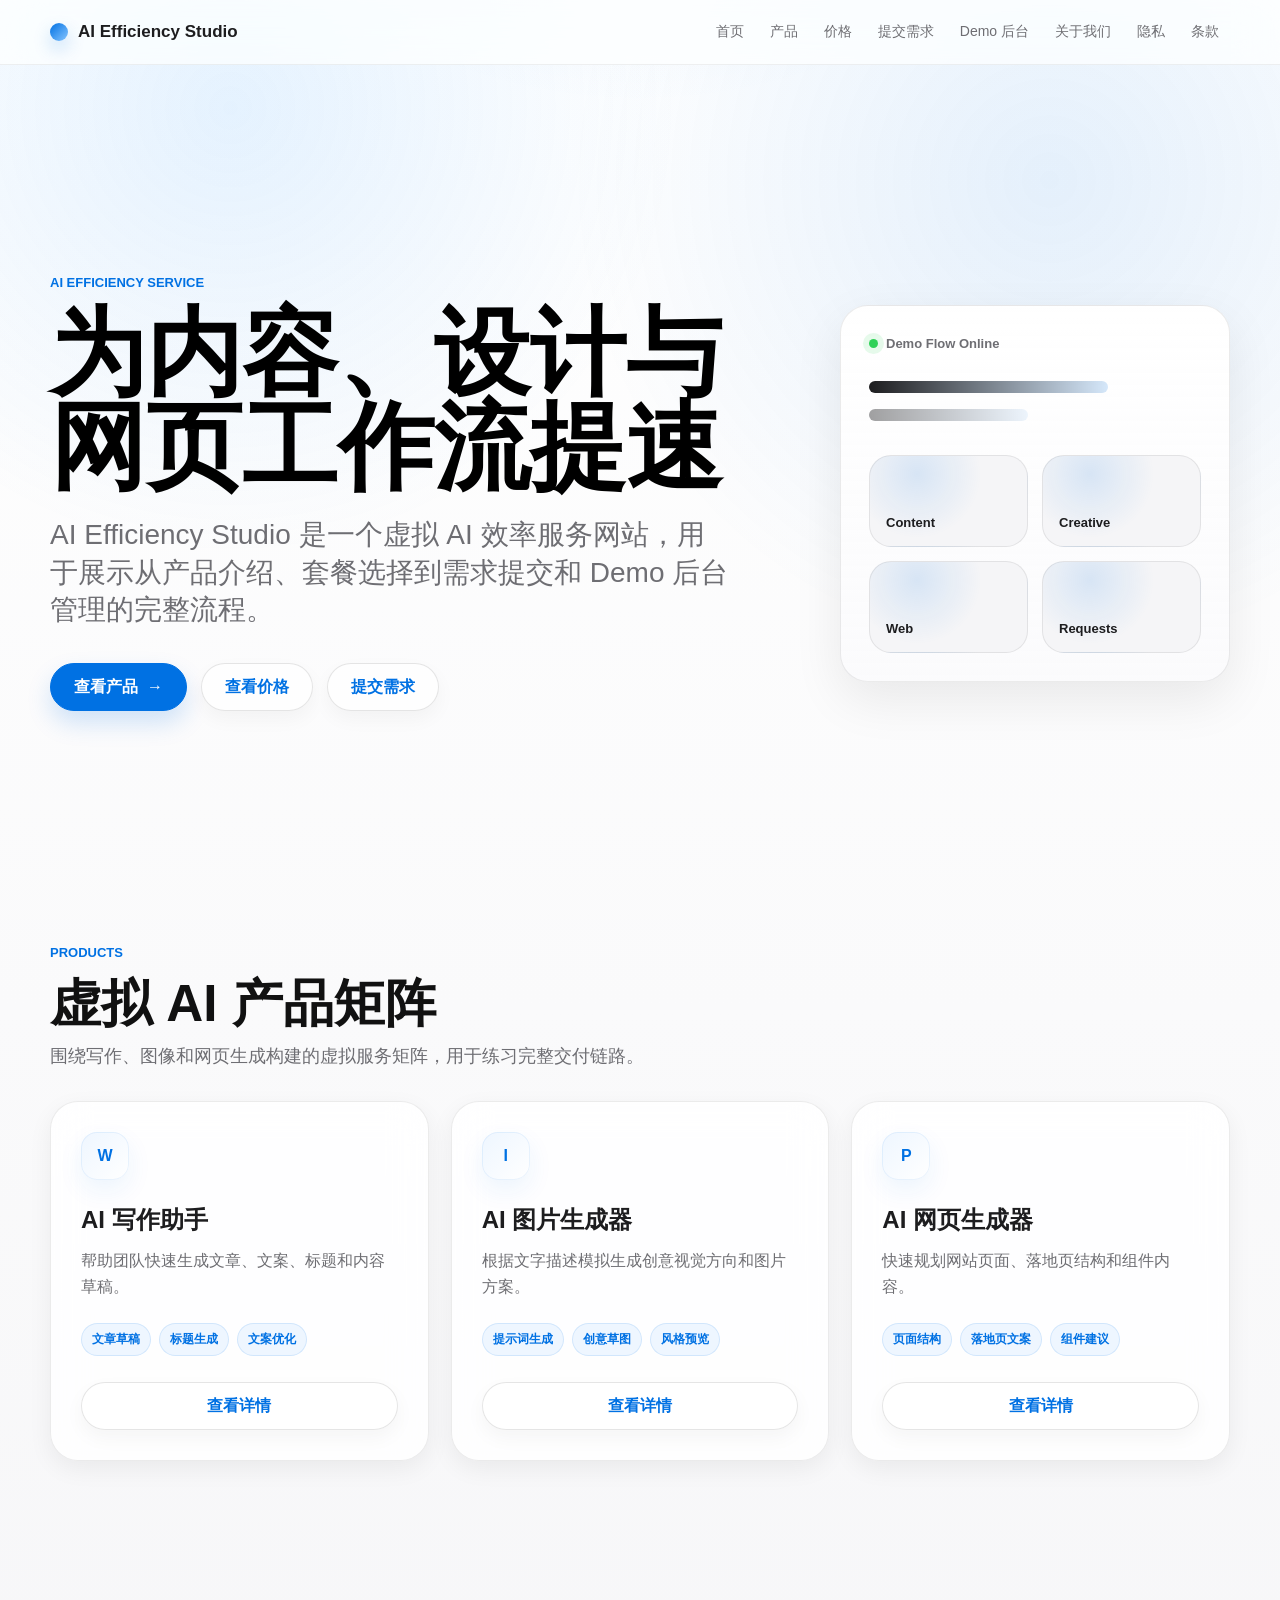
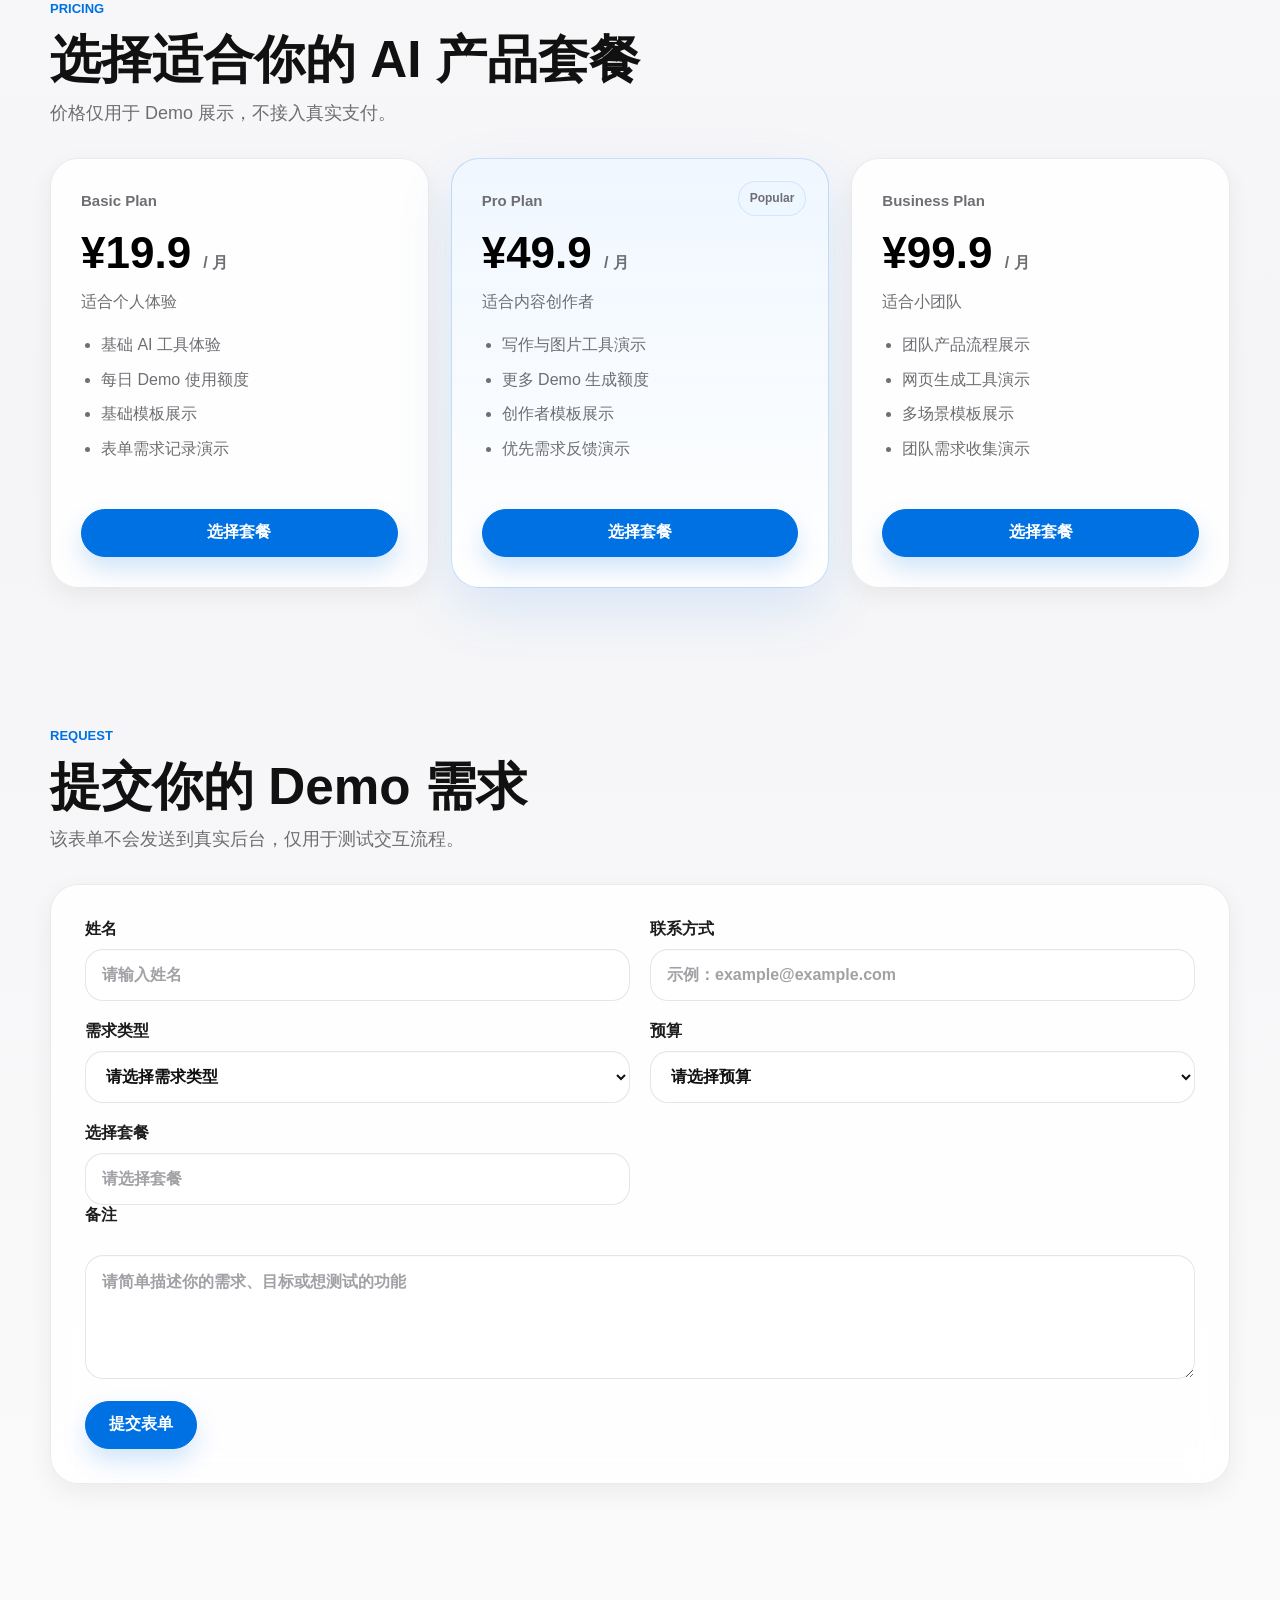
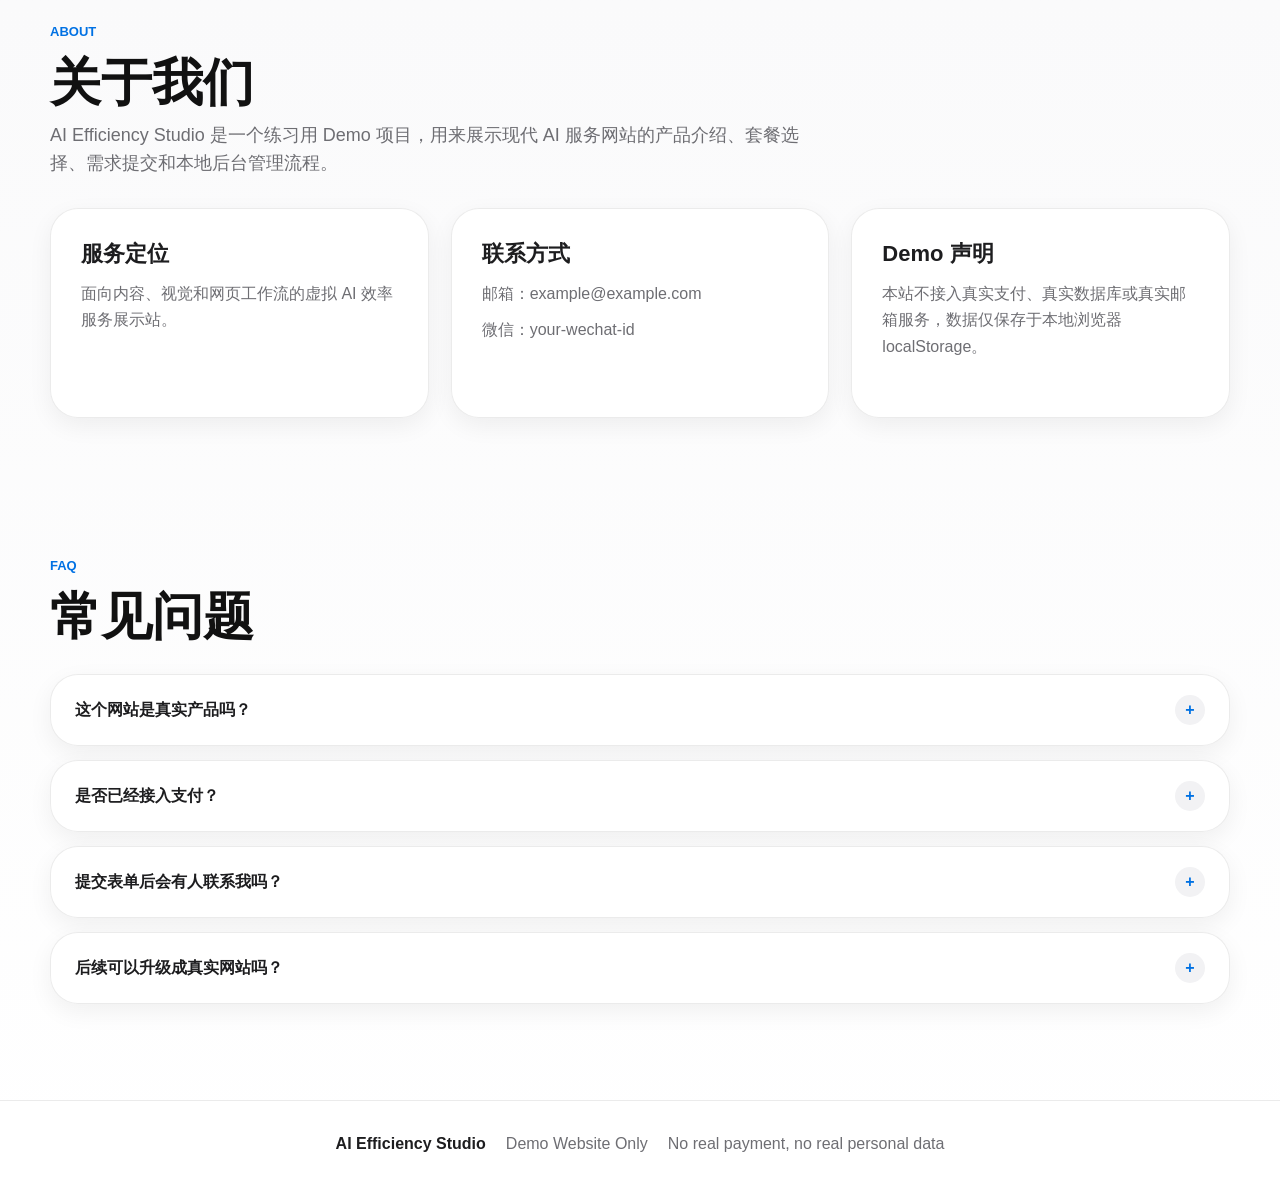
<file: index.html>
<!DOCTYPE html>
<html lang="zh-CN">
  <head>
    <meta charset="UTF-8" />
    <meta name="viewport" content="width=device-width, initial-scale=1.0" />
    <meta
      name="description"
      content="AI Efficiency Studio 是一个用于练习交付流程的虚拟 AI 效率服务网站，包含产品、价格、需求提交和本地 Demo 后台。"
    />
    <title>AI Efficiency Studio | AI 效率服务 Demo</title>
    <link rel="stylesheet" href="style.css?v=20260529-home2" />
  </head>
  <body>
    <div class="page-glow" aria-hidden="true"></div>

    <header class="site-header">
      <nav class="nav" aria-label="主导航">
        <a class="brand" href="./">
          <span class="brand-mark" aria-hidden="true"></span>
          AI Efficiency Studio
        </a>
        <div class="nav-links">
          <a href="./">首页</a>
          <a href="product.html">产品</a>
          <a href="pricing.html">价格</a>
          <a href="#request" data-scroll-target="request">提交需求</a>
          <a href="admin.html">Demo 后台</a>
          <a href="#about" data-scroll-target="about">关于我们</a>
          <a href="privacy.html">隐私</a>
          <a href="terms.html">条款</a>
        </div>
      </nav>
    </header>

    <main>
      <section class="hero" id="home">
        <div class="hero-content">
          <p class="eyebrow">AI Efficiency Service</p>
          <h1>为内容、设计与网页工作流提速</h1>
          <p class="intro">AI Efficiency Studio 是一个虚拟 AI 效率服务网站，用于展示从产品介绍、套餐选择到需求提交和 Demo 后台管理的完整流程。</p>
          <div class="hero-actions">
            <a class="primary-button" href="product.html">
              <span>查看产品</span>
              <span aria-hidden="true">→</span>
            </a>
            <a class="secondary-button" href="pricing.html">查看价格</a>
            <button class="secondary-button" type="button" data-scroll-target="request">
              提交需求
            </button>
          </div>
        </div>

        <div class="hero-panel" aria-hidden="true">
          <div class="panel-status">
            <span></span>
            Demo Flow Online
          </div>
          <div class="panel-line"></div>
          <div class="panel-line short"></div>
          <div class="panel-grid">
            <span>Content</span>
            <span>Creative</span>
            <span>Web</span>
            <span>Requests</span>
          </div>
        </div>
      </section>

      <section class="products-section" id="products" aria-labelledby="products-title">
        <div class="section-heading">
          <p class="eyebrow">Products</p>
          <h2 id="products-title">虚拟 AI 产品矩阵</h2>
          <p>围绕写作、图像和网页生成构建的虚拟服务矩阵，用于练习完整交付链路。</p>
        </div>

        <div class="product-grid">
          <article class="product-card">
            <div class="tool-icon" aria-hidden="true">W</div>
            <h3>AI 写作助手</h3>
            <p>帮助团队快速生成文章、文案、标题和内容草稿。</p>
            <div class="tag-list">
              <span>文章草稿</span>
              <span>标题生成</span>
              <span>文案优化</span>
            </div>
            <button
              class="ghost-button detail-button"
              type="button"
              data-product="AI 写作助手"
              data-detail="AI 写作助手用于模拟内容生产工作流，可覆盖文章草稿、标题创作、文案优化和摘要提炼，适合内容团队练习 AI 服务交付。"
            >
              查看详情
            </button>
          </article>

          <article class="product-card">
            <div class="tool-icon" aria-hidden="true">I</div>
            <h3>AI 图片生成器</h3>
            <p>根据文字描述模拟生成创意视觉方向和图片方案。</p>
            <div class="tag-list">
              <span>提示词生成</span>
              <span>创意草图</span>
              <span>风格预览</span>
            </div>
            <button
              class="ghost-button detail-button"
              type="button"
              data-product="AI 图片生成器"
              data-detail="AI 图片生成器用于模拟视觉创意工作流，可根据文字描述生成概念方向、风格提示和图片草稿说明，不接入真实生成服务。"
            >
              查看详情
            </button>
          </article>

          <article class="product-card">
            <div class="tool-icon" aria-hidden="true">P</div>
            <h3>AI 网页生成器</h3>
            <p>快速规划网站页面、落地页结构和组件内容。</p>
            <div class="tag-list">
              <span>页面结构</span>
              <span>落地页文案</span>
              <span>组件建议</span>
            </div>
            <button
              class="ghost-button detail-button"
              type="button"
              data-product="AI 网页生成器"
              data-detail="AI 网页生成器用于模拟从需求描述到页面结构、落地页文案和组件建议的生成过程，适合作为网站交付流程 Demo。"
            >
              查看详情
            </button>
          </article>
        </div>
      </section>

      <section class="pricing-section" id="pricing" aria-labelledby="pricing-title">
        <div class="section-heading">
          <p class="eyebrow">Pricing</p>
          <h2 id="pricing-title">选择适合你的 AI 产品套餐</h2>
          <p>价格仅用于 Demo 展示，不接入真实支付。</p>
        </div>

        <div class="pricing-grid">
          <article class="pricing-card">
            <p class="plan-label">Basic Plan</p>
            <h3>¥19.9 <span>/ 月</span></h3>
            <p class="plan-desc">适合个人体验</p>
            <ul>
              <li>基础 AI 工具体验</li>
              <li>每日 Demo 使用额度</li>
              <li>基础模板展示</li>
              <li>表单需求记录演示</li>
            </ul>
            <button class="buy-button" type="button" data-plan="Basic Plan">
              选择套餐
            </button>
          </article>

          <article class="pricing-card featured-plan">
            <p class="plan-badge">Popular</p>
            <p class="plan-label">Pro Plan</p>
            <h3>¥49.9 <span>/ 月</span></h3>
            <p class="plan-desc">适合内容创作者</p>
            <ul>
              <li>写作与图片工具演示</li>
              <li>更多 Demo 生成额度</li>
              <li>创作者模板展示</li>
              <li>优先需求反馈演示</li>
            </ul>
            <button class="buy-button" type="button" data-plan="Pro Plan">
              选择套餐
            </button>
          </article>

          <article class="pricing-card">
            <p class="plan-label">Business Plan</p>
            <h3>¥99.9 <span>/ 月</span></h3>
            <p class="plan-desc">适合小团队</p>
            <ul>
              <li>团队产品流程展示</li>
              <li>网页生成工具演示</li>
              <li>多场景模板展示</li>
              <li>团队需求收集演示</li>
            </ul>
            <button class="buy-button" type="button" data-plan="Business Plan">
              选择套餐
            </button>
          </article>
        </div>
      </section>

      <section class="request-section" id="request" aria-labelledby="request-title">
        <div class="section-heading">
          <p class="eyebrow">Request</p>
          <h2 id="request-title">提交你的 Demo 需求</h2>
          <p>该表单不会发送到真实后台，仅用于测试交互流程。</p>
        </div>

        <form class="request-form" id="requestForm" novalidate>
          <div class="form-grid">
            <label>
              姓名
              <input id="name" name="name" type="text" placeholder="请输入姓名" />
            </label>

            <label>
              联系方式
              <input id="contact" name="contact" type="text" placeholder="示例：example@example.com" />
            </label>

            <label>
              需求类型
              <select id="requestType" name="requestType">
                <option value="">请选择需求类型</option>
                <option value="写作工具">写作工具</option>
                <option value="图片工具">图片工具</option>
                <option value="网页工具">网页工具</option>
                <option value="其他">其他</option>
              </select>
            </label>

            <label>
              预算
              <select id="budget" name="budget">
                <option value="">请选择预算</option>
                <option value="¥500 以下">¥500 以下</option>
                <option value="¥500 - ¥2000">¥500 - ¥2000</option>
                <option value="¥2000 - ¥5000">¥2000 - ¥5000</option>
                <option value="¥5000 以上">¥5000 以上</option>
              </select>
            </label>

            <label>
              选择套餐
              <input id="selectedPlan" name="selectedPlan" type="text" placeholder="请选择套餐" readonly />
            </label>
          </div>

          <label>
            备注
            <textarea id="notes" name="notes" rows="5" placeholder="请简单描述你的需求、目标或想测试的功能"></textarea>
          </label>

          <div class="form-actions">
            <button class="primary-button" type="submit">提交表单</button>
            <p class="form-message" id="formMessage" role="status" aria-live="polite"></p>
          </div>
        </form>
      </section>

      <section class="about-section" id="about" aria-labelledby="about-title">
        <div class="section-heading">
          <p class="eyebrow">About</p>
          <h2 id="about-title">关于我们</h2>
          <p>AI Efficiency Studio 是一个练习用 Demo 项目，用来展示现代 AI 服务网站的产品介绍、套餐选择、需求提交和本地后台管理流程。</p>
        </div>

        <div class="info-grid">
          <article class="info-card">
            <h3>服务定位</h3>
            <p>面向内容、视觉和网页工作流的虚拟 AI 效率服务展示站。</p>
          </article>
          <article class="info-card">
            <h3>联系方式</h3>
            <p>邮箱：example@example.com</p>
            <p>微信：your-wechat-id</p>
          </article>
          <article class="info-card">
            <h3>Demo 声明</h3>
            <p>本站不接入真实支付、真实数据库或真实邮箱服务，数据仅保存于本地浏览器 localStorage。</p>
          </article>
        </div>
      </section>

      <section class="faq-section" id="faq" aria-labelledby="faq-title">
        <div class="section-heading">
          <p class="eyebrow">FAQ</p>
          <h2 id="faq-title">常见问题</h2>
        </div>

        <div class="faq-list">
          <article class="faq-item">
            <button type="button" class="faq-question">
              这个网站是真实产品吗？
              <span aria-hidden="true">+</span>
            </button>
            <p class="faq-answer">不是。这个网站是虚拟 AI 产品展示 Demo，用于测试网站上线流程。</p>
          </article>
          <article class="faq-item">
            <button type="button" class="faq-question">
              是否已经接入支付？
              <span aria-hidden="true">+</span>
            </button>
            <p class="faq-answer">没有。所有套餐和按钮都是 Demo 展示，不会触发真实支付。</p>
          </article>
          <article class="faq-item">
            <button type="button" class="faq-question">
              提交表单后会有人联系我吗？
              <span aria-hidden="true">+</span>
            </button>
            <p class="faq-answer">不会。表单仅保存到当前浏览器的 localStorage，方便 Demo 后台展示，不会发送到真实服务器。</p>
          </article>
          <article class="faq-item">
            <button type="button" class="faq-question">
              后续可以升级成真实网站吗？
              <span aria-hidden="true">+</span>
            </button>
            <p class="faq-answer">可以。后续可以接入真实后台、支付、用户系统和数据存储。</p>
          </article>
        </div>
      </section>
    </main>

    <footer class="site-footer">
      <strong>AI Efficiency Studio</strong>
      <span>Demo Website Only</span>
      <span>No real payment, no real personal data</span>
    </footer>

    <div class="modal" id="productModal" aria-hidden="true">
      <div class="modal-backdrop" data-close-modal></div>
      <section class="modal-panel" role="dialog" aria-modal="true" aria-labelledby="modalTitle">
        <button class="modal-close" type="button" aria-label="关闭弹窗" data-close-modal>×</button>
        <p class="eyebrow">Product Detail</p>
        <h2 id="modalTitle">产品详情</h2>
        <p id="modalText"></p>
      </section>
    </div>

    <script src="script.js?v=20260529-home2"></script>
  </body>
</html>
</file>
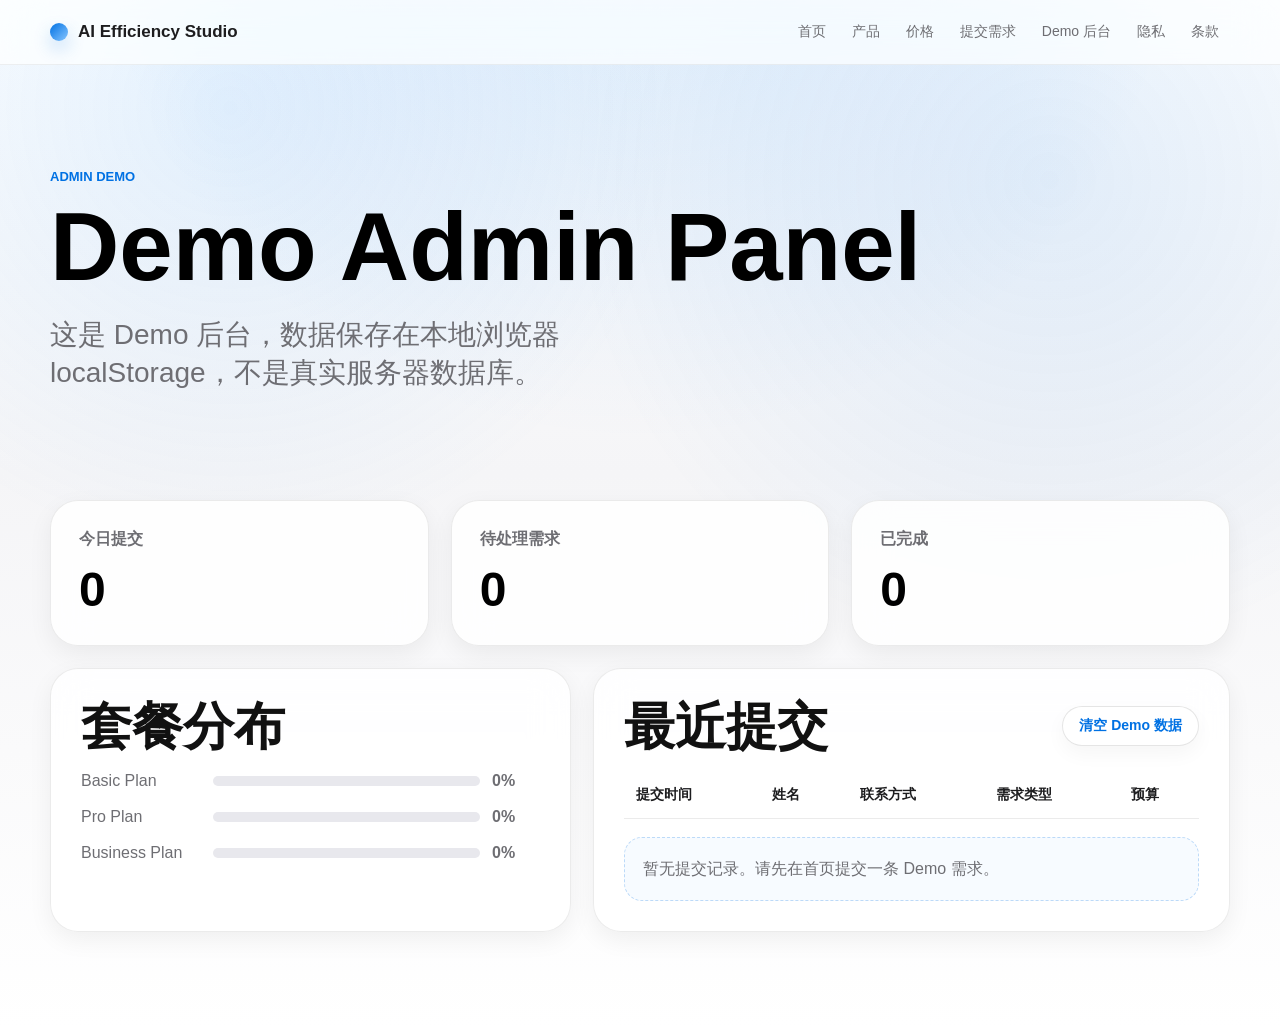
<file: admin.html>
<!DOCTYPE html>
<html lang="zh-CN">
  <head>
    <meta charset="UTF-8" />
    <meta name="viewport" content="width=device-width, initial-scale=1.0" />
    <meta name="description" content="AI Efficiency Studio 的 localStorage Demo 后台，用于展示本地提交记录。" />
    <title>Demo Admin Panel | AI Efficiency Studio</title>
    <link rel="stylesheet" href="style.css?v=20260529-home2" />
  </head>
  <body>
    <div class="page-glow" aria-hidden="true"></div>
    <header class="site-header">
      <nav class="nav" aria-label="主导航">
        <a class="brand" href="./"><span class="brand-mark" aria-hidden="true"></span>AI Efficiency Studio</a>
        <div class="nav-links">
          <a href="./">首页</a>
          <a href="product.html">产品</a>
          <a href="pricing.html">价格</a>
          <a href="index.html#request">提交需求</a>
          <a href="admin.html">Demo 后台</a>
          <a href="privacy.html">隐私</a>
          <a href="terms.html">条款</a>
        </div>
      </nav>
    </header>

    <main>
      <section class="page-hero">
        <p class="eyebrow">Admin Demo</p>
        <h1>Demo Admin Panel</h1>
        <p class="intro">这是 Demo 后台，数据保存在本地浏览器 localStorage，不是真实服务器数据库。</p>
      </section>

      <section class="admin-section">
        <div class="stats-grid">
          <article class="stat-card"><span>今日提交</span><strong id="todayCount">0</strong></article>
          <article class="stat-card"><span>待处理需求</span><strong id="pendingCount">0</strong></article>
          <article class="stat-card"><span>已完成</span><strong id="completedCount">0</strong></article>
        </div>

        <div class="admin-grid">
          <article class="admin-card">
            <h2>套餐分布</h2>
            <div class="progress-row"><span>Basic Plan</span><div><i id="basicProgress" style="width: 0%"></i></div><b id="basicPercent">0%</b></div>
            <div class="progress-row"><span>Pro Plan</span><div><i id="proProgress" style="width: 0%"></i></div><b id="proPercent">0%</b></div>
            <div class="progress-row"><span>Business Plan</span><div><i id="businessProgress" style="width: 0%"></i></div><b id="businessPercent">0%</b></div>
          </article>

          <article class="admin-card">
            <div class="admin-card-header">
              <h2>最近提交</h2>
              <button class="secondary-button small-button" type="button" id="clearDemoData">清空 Demo 数据</button>
            </div>
            <div class="request-table-wrap">
              <table class="request-table">
                <thead>
                  <tr>
                    <th>提交时间</th>
                    <th>姓名</th>
                    <th>联系方式</th>
                    <th>需求类型</th>
                    <th>预算</th>
                    <th>套餐</th>
                    <th>备注</th>
                  </tr>
                </thead>
                <tbody id="requestRecords"></tbody>
              </table>
              <p class="empty-state" id="emptyState">暂无提交记录。请先在首页提交一条 Demo 需求。</p>
            </div>
          </article>
        </div>
      </section>
    </main>
    <script src="script.js?v=20260529-home2"></script>
  </body>
</html>
</file>
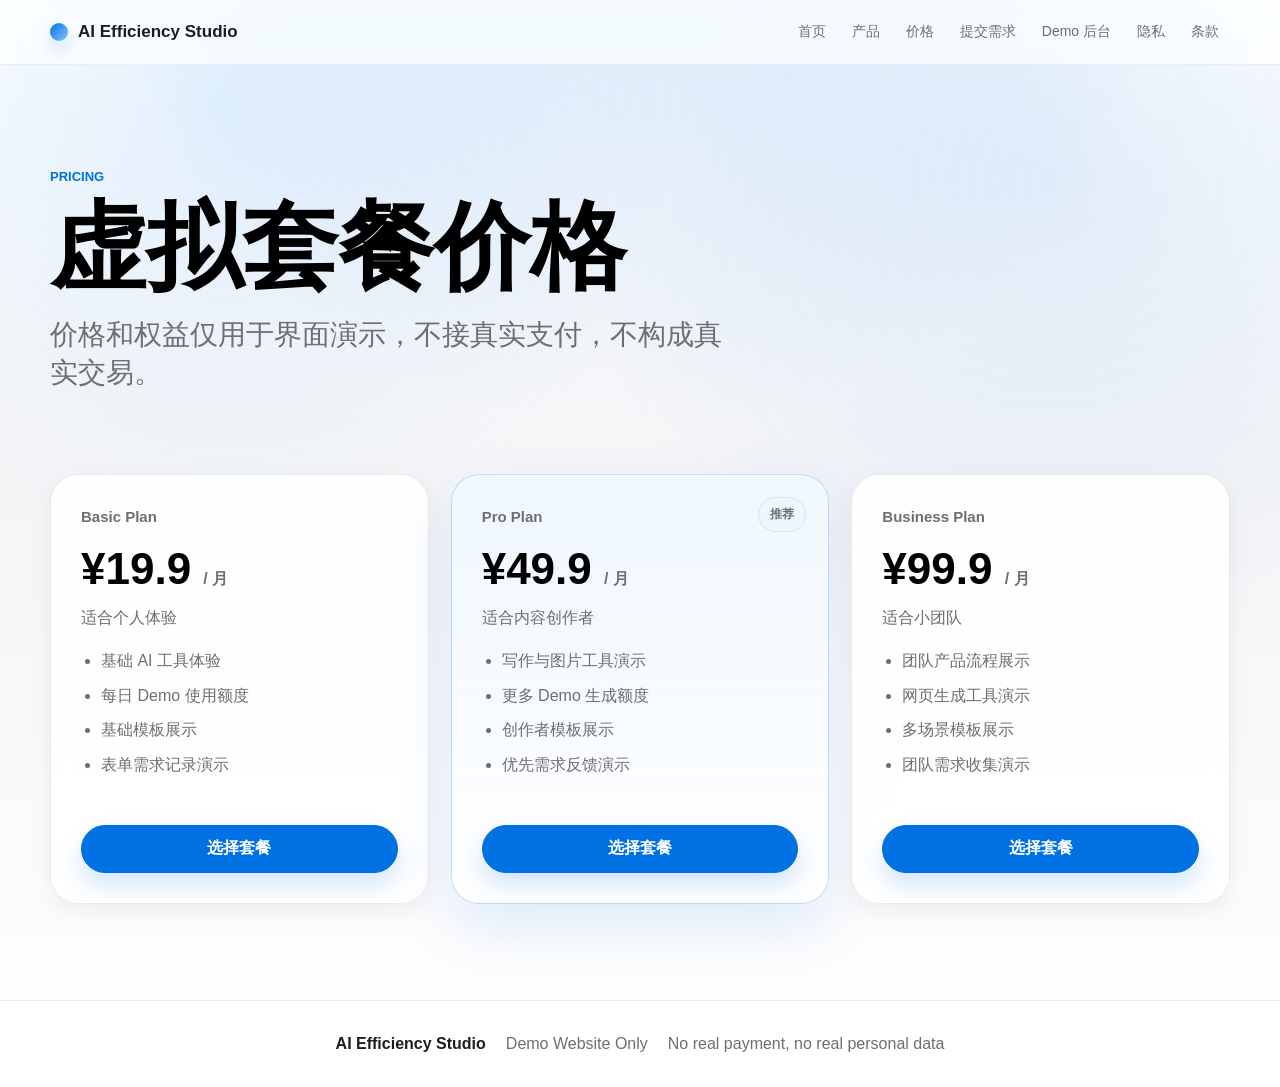
<file: pricing.html>
<!DOCTYPE html>
<html lang="zh-CN">
  <head>
    <meta charset="UTF-8" />
    <meta name="viewport" content="width=device-width, initial-scale=1.0" />
    <meta name="description" content="AI Efficiency Studio 价格页，展示 Basic、Pro、Business 三个虚拟套餐。" />
    <title>价格套餐 | AI Efficiency Studio</title>
    <link rel="stylesheet" href="style.css?v=20260529-home2" />
  </head>
  <body>
    <div class="page-glow" aria-hidden="true"></div>
    <header class="site-header">
      <nav class="nav" aria-label="主导航">
        <a class="brand" href="./"><span class="brand-mark" aria-hidden="true"></span>AI Efficiency Studio</a>
        <div class="nav-links">
          <a href="./">首页</a>
          <a href="product.html">产品</a>
          <a href="pricing.html">价格</a>
          <a href="index.html#request">提交需求</a>
          <a href="admin.html">Demo 后台</a>
          <a href="privacy.html">隐私</a>
          <a href="terms.html">条款</a>
        </div>
      </nav>
    </header>

    <main>
      <section class="page-hero">
        <p class="eyebrow">Pricing</p>
        <h1>虚拟套餐价格</h1>
        <p class="intro">价格和权益仅用于界面演示，不接真实支付，不构成真实交易。</p>
      </section>

      <section class="pricing-section compact-section">
        <div class="pricing-grid">
          <article class="pricing-card">
            <p class="plan-label">Basic Plan</p>
            <h3>¥19.9 <span>/ 月</span></h3>
            <p class="plan-desc">适合个人体验</p>
            <ul>
              <li>基础 AI 工具体验</li>
              <li>每日 Demo 使用额度</li>
              <li>基础模板展示</li>
              <li>表单需求记录演示</li>
            </ul>
            <a class="buy-button" href="index.html#request" data-plan-link="Basic Plan">选择套餐</a>
          </article>

          <article class="pricing-card featured-plan">
            <p class="plan-badge">推荐</p>
            <p class="plan-label">Pro Plan</p>
            <h3>¥49.9 <span>/ 月</span></h3>
            <p class="plan-desc">适合内容创作者</p>
            <ul>
              <li>写作与图片工具演示</li>
              <li>更多 Demo 生成额度</li>
              <li>创作者模板展示</li>
              <li>优先需求反馈演示</li>
            </ul>
            <a class="buy-button" href="index.html#request" data-plan-link="Pro Plan">选择套餐</a>
          </article>

          <article class="pricing-card">
            <p class="plan-label">Business Plan</p>
            <h3>¥99.9 <span>/ 月</span></h3>
            <p class="plan-desc">适合小团队</p>
            <ul>
              <li>团队产品流程展示</li>
              <li>网页生成工具演示</li>
              <li>多场景模板展示</li>
              <li>团队需求收集演示</li>
            </ul>
            <a class="buy-button" href="index.html#request" data-plan-link="Business Plan">选择套餐</a>
          </article>
        </div>
      </section>
    </main>

    <footer class="site-footer">
      <strong>AI Efficiency Studio</strong><span>Demo Website Only</span><span>No real payment, no real personal data</span>
    </footer>
    <script src="script.js?v=20260529-home2"></script>
  </body>
</html>
</file>
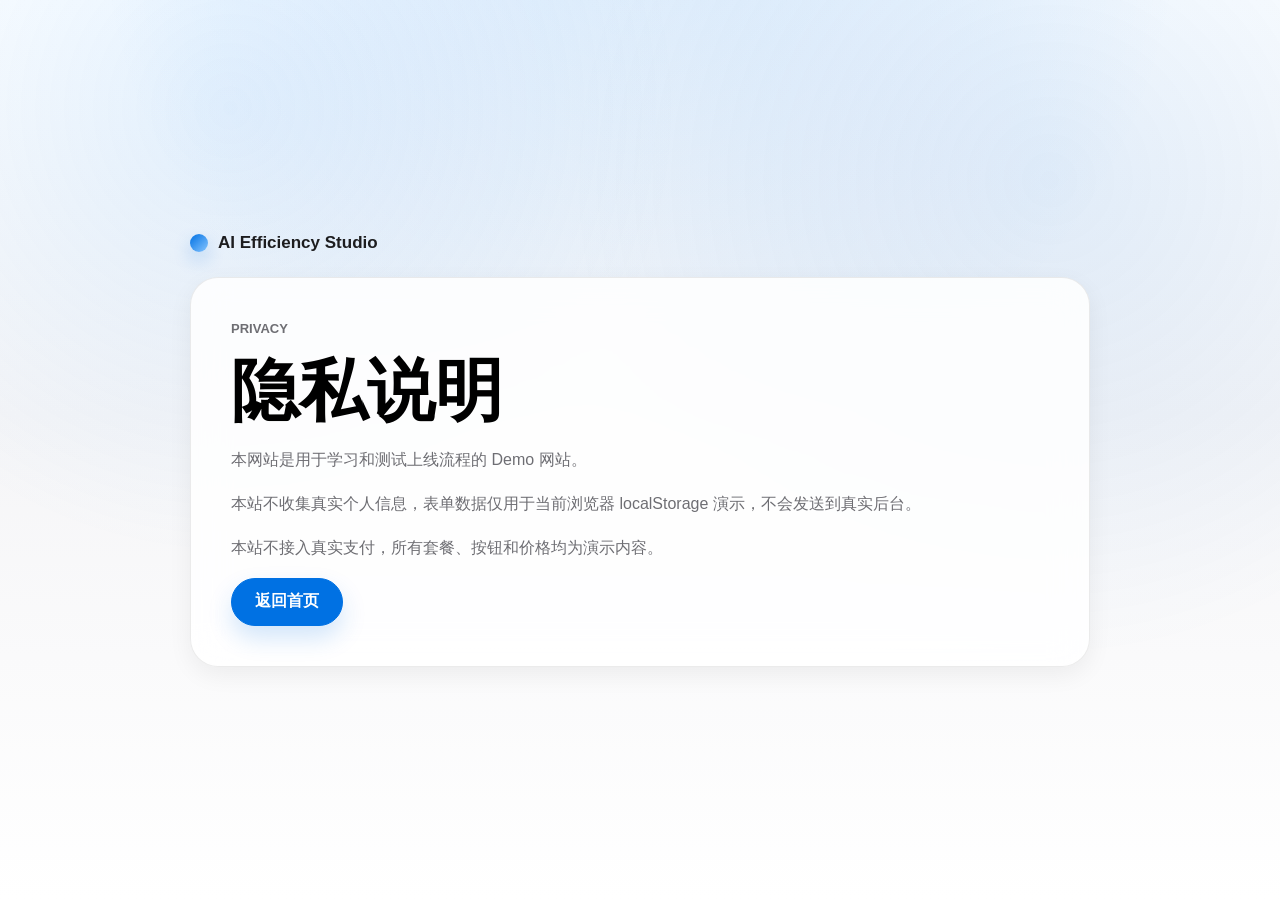
<file: privacy.html>
<!DOCTYPE html>
<html lang="zh-CN">
  <head>
    <meta charset="UTF-8" />
    <meta name="viewport" content="width=device-width, initial-scale=1.0" />
    <meta name="description" content="AI Efficiency Studio 隐私说明，声明本站为 Demo，不收集真实个人信息。" />
    <title>隐私说明 | AI Efficiency Studio</title>
    <link rel="stylesheet" href="style.css?v=20260529-home2" />
  </head>
  <body>
    <div class="page-glow" aria-hidden="true"></div>
    <main class="text-page">
      <a class="brand" href="./"><span class="brand-mark" aria-hidden="true"></span>AI Efficiency Studio</a>
      <section class="text-panel">
        <p class="eyebrow">Privacy</p>
        <h1>隐私说明</h1>
        <p>本网站是用于学习和测试上线流程的 Demo 网站。</p>
        <p>本站不收集真实个人信息，表单数据仅用于当前浏览器 localStorage 演示，不会发送到真实后台。</p>
        <p>本站不接入真实支付，所有套餐、按钮和价格均为演示内容。</p>
        <a class="primary-button" href="index.html">返回首页</a>
      </section>
    </main>
  </body>
</html>
</file>
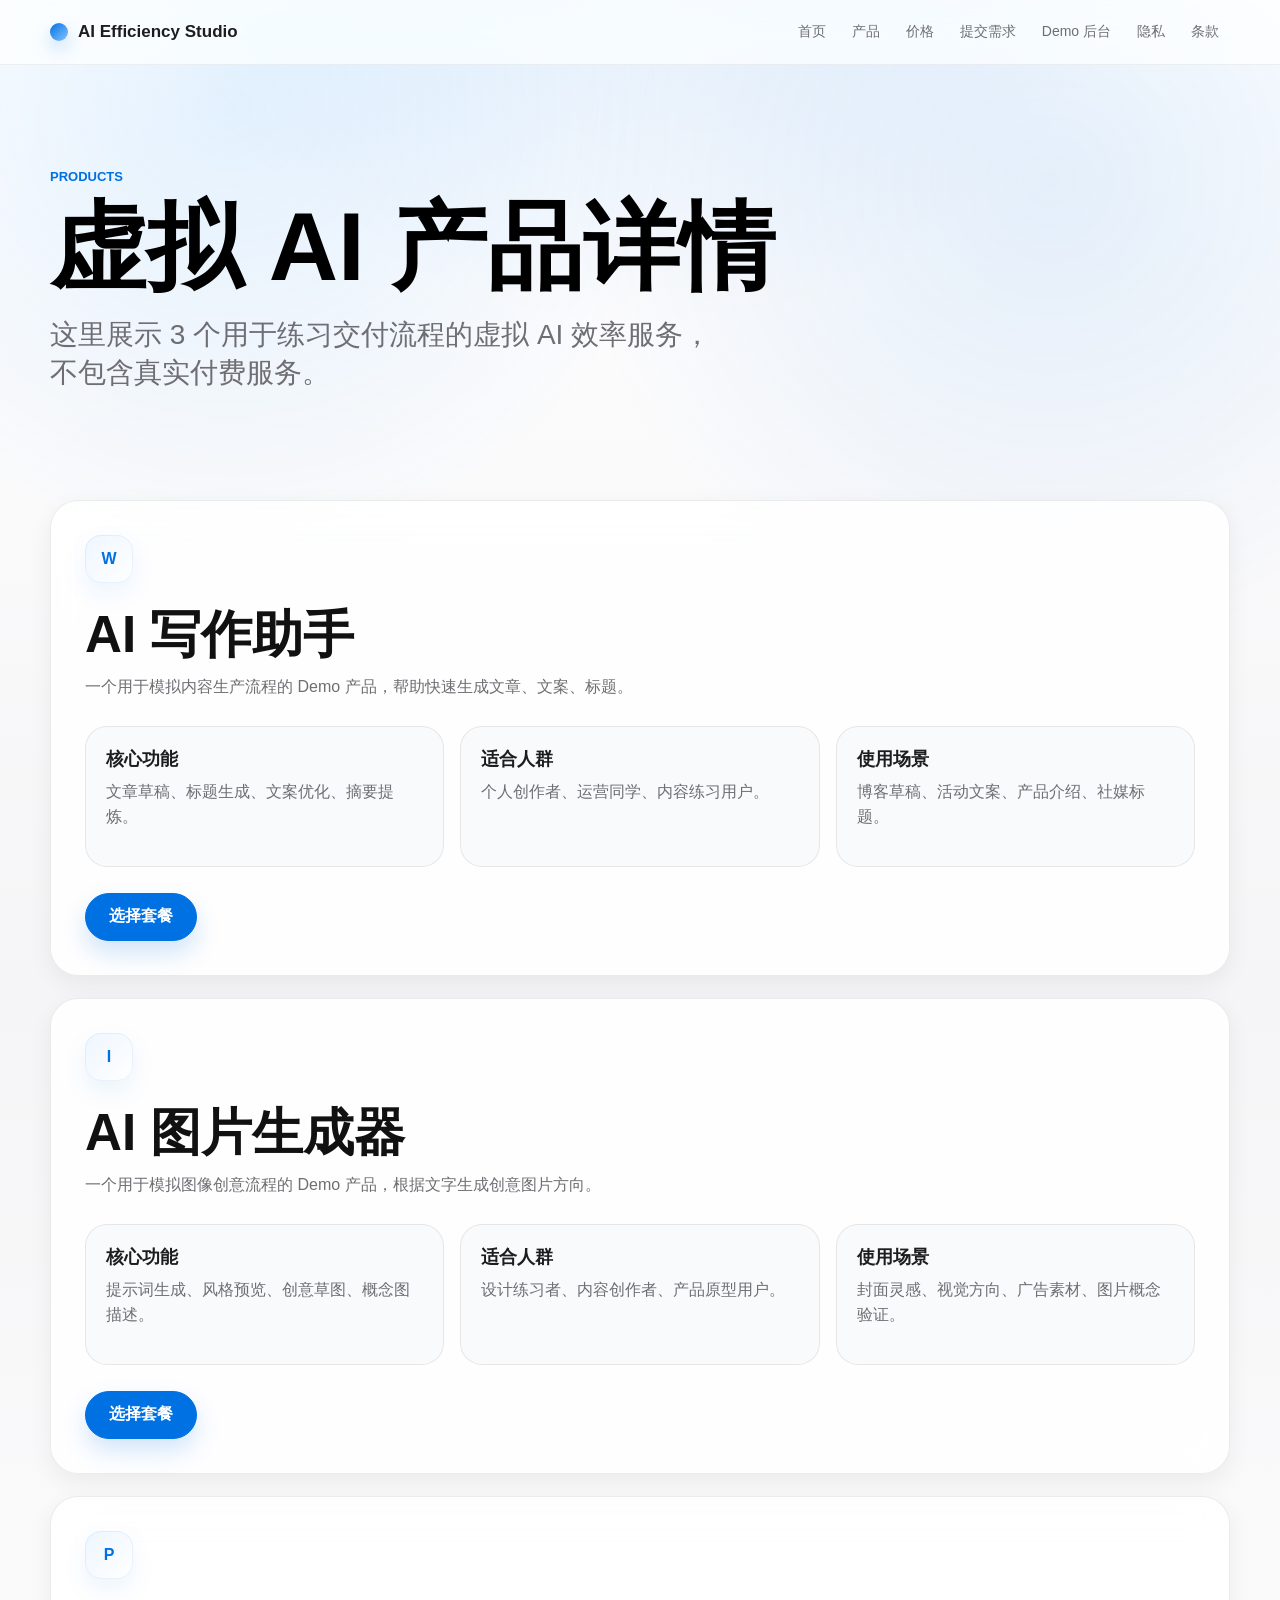
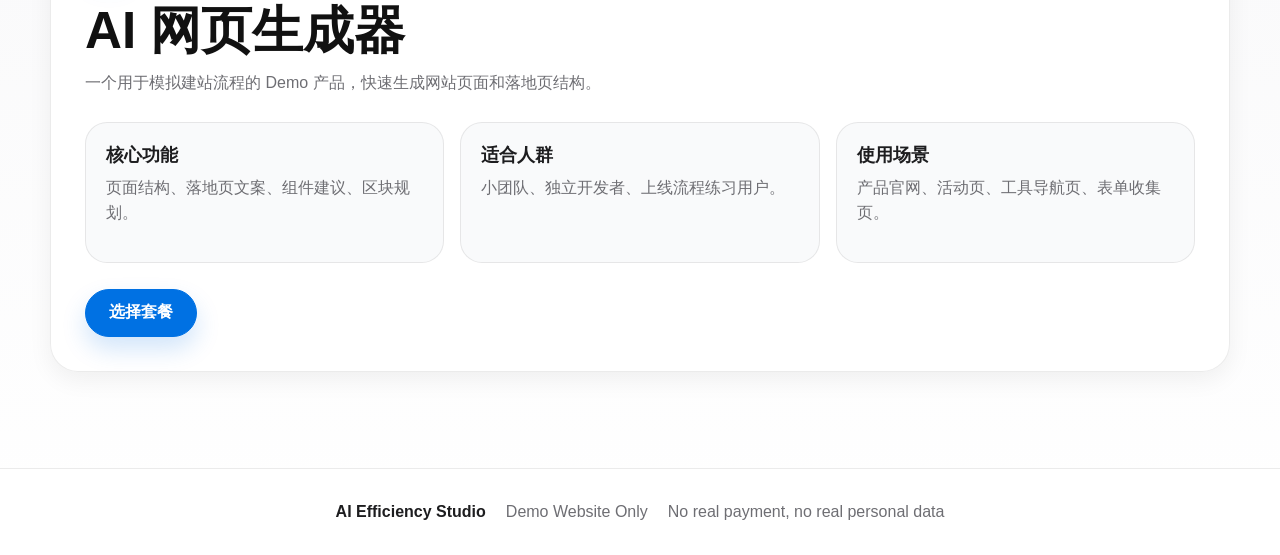
<file: product.html>
<!DOCTYPE html>
<html lang="zh-CN">
  <head>
    <meta charset="UTF-8" />
    <meta name="viewport" content="width=device-width, initial-scale=1.0" />
    <meta name="description" content="AI Efficiency Studio 产品详情页，展示虚拟 AI 写作、图片和网页生成服务。" />
    <title>产品详情 | AI Efficiency Studio</title>
    <link rel="stylesheet" href="style.css?v=20260529-home2" />
  </head>
  <body>
    <div class="page-glow" aria-hidden="true"></div>
    <header class="site-header">
      <nav class="nav" aria-label="主导航">
        <a class="brand" href="./"><span class="brand-mark" aria-hidden="true"></span>AI Efficiency Studio</a>
        <div class="nav-links">
          <a href="./">首页</a>
          <a href="product.html">产品</a>
          <a href="pricing.html">价格</a>
          <a href="index.html#request">提交需求</a>
          <a href="admin.html">Demo 后台</a>
          <a href="privacy.html">隐私</a>
          <a href="terms.html">条款</a>
        </div>
      </nav>
    </header>

    <main>
      <section class="page-hero">
        <p class="eyebrow">Products</p>
        <h1>虚拟 AI 产品详情</h1>
        <p class="intro">这里展示 3 个用于练习交付流程的虚拟 AI 效率服务，不包含真实付费服务。</p>
      </section>

      <section class="detail-section">
        <article class="detail-card">
          <div class="tool-icon" aria-hidden="true">W</div>
          <h2>AI 写作助手</h2>
          <p>一个用于模拟内容生产流程的 Demo 产品，帮助快速生成文章、文案、标题。</p>
          <div class="detail-grid">
            <div><h3>核心功能</h3><p>文章草稿、标题生成、文案优化、摘要提炼。</p></div>
            <div><h3>适合人群</h3><p>个人创作者、运营同学、内容练习用户。</p></div>
            <div><h3>使用场景</h3><p>博客草稿、活动文案、产品介绍、社媒标题。</p></div>
          </div>
          <a class="primary-button" href="pricing.html">选择套餐</a>
        </article>

        <article class="detail-card">
          <div class="tool-icon" aria-hidden="true">I</div>
          <h2>AI 图片生成器</h2>
          <p>一个用于模拟图像创意流程的 Demo 产品，根据文字生成创意图片方向。</p>
          <div class="detail-grid">
            <div><h3>核心功能</h3><p>提示词生成、风格预览、创意草图、概念图描述。</p></div>
            <div><h3>适合人群</h3><p>设计练习者、内容创作者、产品原型用户。</p></div>
            <div><h3>使用场景</h3><p>封面灵感、视觉方向、广告素材、图片概念验证。</p></div>
          </div>
          <a class="primary-button" href="pricing.html">选择套餐</a>
        </article>

        <article class="detail-card">
          <div class="tool-icon" aria-hidden="true">P</div>
          <h2>AI 网页生成器</h2>
          <p>一个用于模拟建站流程的 Demo 产品，快速生成网站页面和落地页结构。</p>
          <div class="detail-grid">
            <div><h3>核心功能</h3><p>页面结构、落地页文案、组件建议、区块规划。</p></div>
            <div><h3>适合人群</h3><p>小团队、独立开发者、上线流程练习用户。</p></div>
            <div><h3>使用场景</h3><p>产品官网、活动页、工具导航页、表单收集页。</p></div>
          </div>
          <a class="primary-button" href="pricing.html">选择套餐</a>
        </article>
      </section>
    </main>

    <footer class="site-footer">
      <strong>AI Efficiency Studio</strong><span>Demo Website Only</span><span>No real payment, no real personal data</span>
    </footer>
  </body>
</html>
</file>
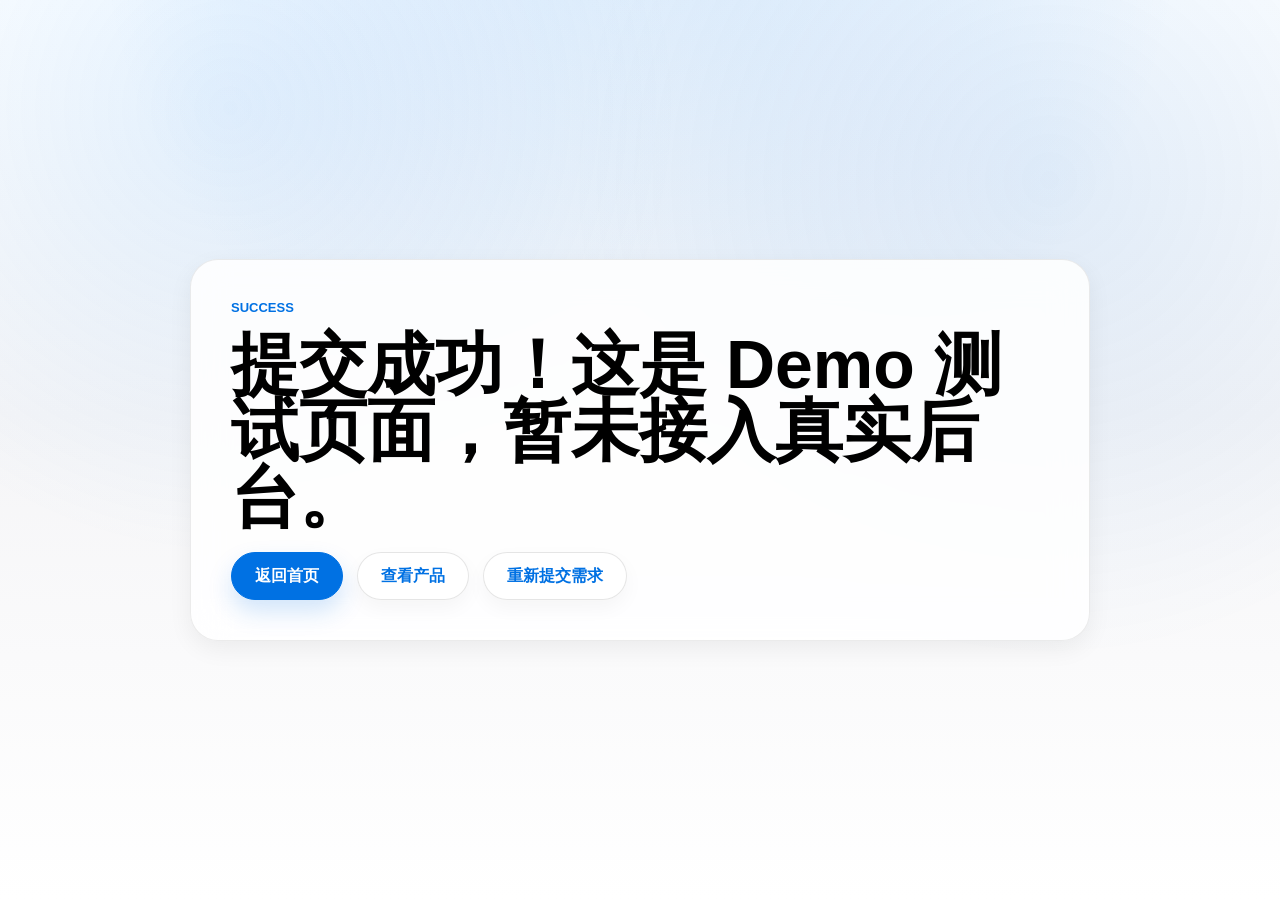
<file: success.html>
<!DOCTYPE html>
<html lang="zh-CN">
  <head>
    <meta charset="UTF-8" />
    <meta name="viewport" content="width=device-width, initial-scale=1.0" />
    <meta name="description" content="AI Efficiency Studio 表单提交成功 Demo 页面，不接入真实后台。" />
    <title>提交成功 | AI Efficiency Studio</title>
    <link rel="stylesheet" href="style.css?v=20260529-home2" />
  </head>
  <body>
    <div class="page-glow" aria-hidden="true"></div>
    <main class="center-page">
      <section class="success-panel">
        <p class="eyebrow">Success</p>
        <h1>提交成功！这是 Demo 测试页面，暂未接入真实后台。</h1>
        <div class="hero-actions">
          <a class="primary-button" href="./">返回首页</a>
          <a class="secondary-button" href="product.html">查看产品</a>
          <a class="secondary-button" href="index.html#request">重新提交需求</a>
        </div>
      </section>
    </main>
  </body>
</html>
</file>
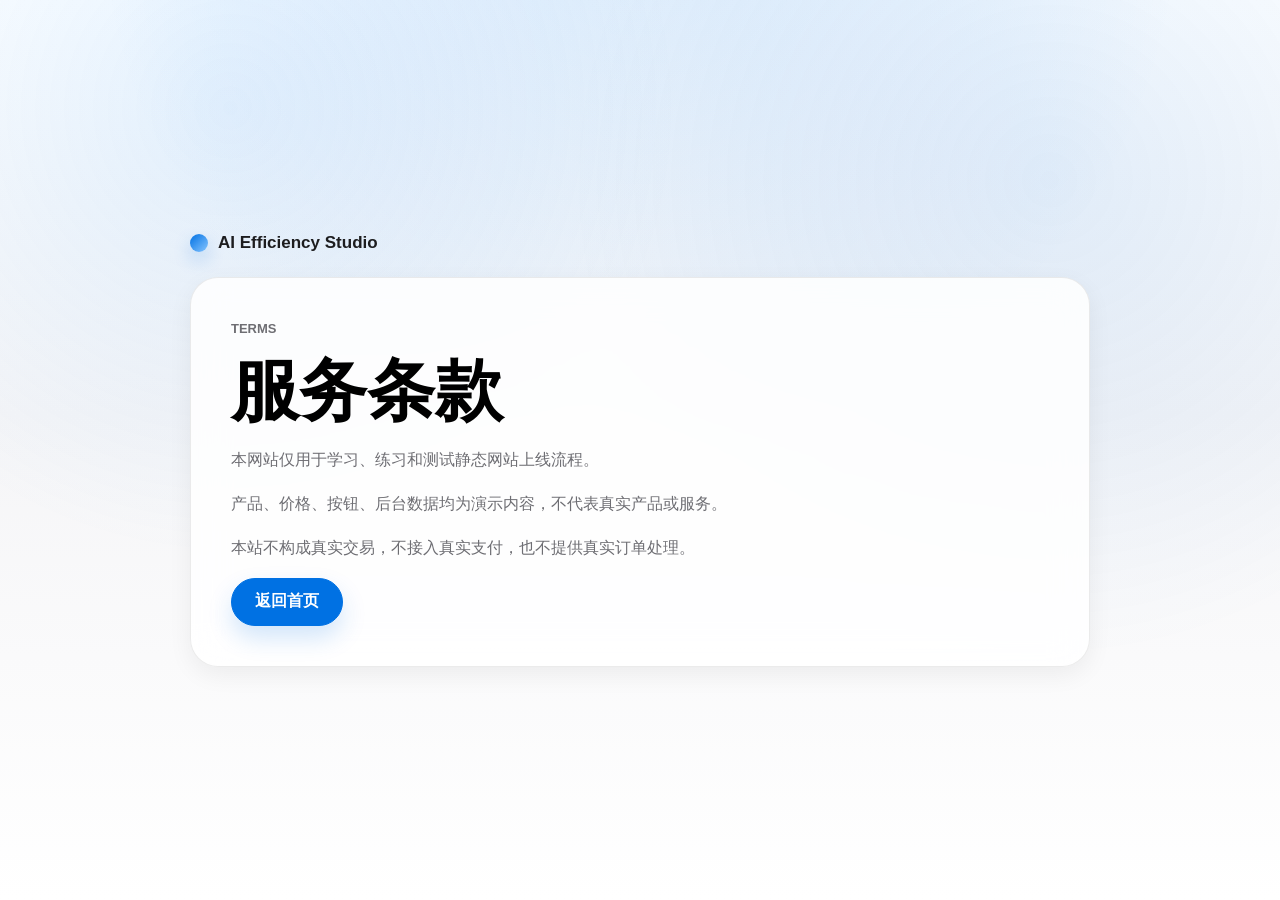
<file: terms.html>
<!DOCTYPE html>
<html lang="zh-CN">
  <head>
    <meta charset="UTF-8" />
    <meta name="viewport" content="width=device-width, initial-scale=1.0" />
    <meta name="description" content="AI Efficiency Studio 服务条款，说明本站仅用于学习和测试，不构成真实交易。" />
    <title>服务条款 | AI Efficiency Studio</title>
    <link rel="stylesheet" href="style.css?v=20260529-home2" />
  </head>
  <body>
    <div class="page-glow" aria-hidden="true"></div>
    <main class="text-page">
      <a class="brand" href="./"><span class="brand-mark" aria-hidden="true"></span>AI Efficiency Studio</a>
      <section class="text-panel">
        <p class="eyebrow">Terms</p>
        <h1>服务条款</h1>
        <p>本网站仅用于学习、练习和测试静态网站上线流程。</p>
        <p>产品、价格、按钮、后台数据均为演示内容，不代表真实产品或服务。</p>
        <p>本站不构成真实交易，不接入真实支付，也不提供真实订单处理。</p>
        <a class="primary-button" href="index.html">返回首页</a>
      </section>
    </main>
  </body>
</html>
</file>
<file: style.css>
:root {
  color-scheme: light;
  --bg: #f5f5f7;
  --surface: rgba(255, 255, 255, 0.86);
  --surface-strong: #ffffff;
  --surface-soft: #f9fafb;
  --text: #111111;
  --muted: #6e6e73;
  --line: rgba(0, 0, 0, 0.08);
  --accent: #0071e3;
  --accent-strong: #2997ff;
  --danger: #c7362f;
  --success: #12805c;
  --shadow: 0 18px 50px rgba(0, 0, 0, 0.08);
  --shadow-soft: 0 8px 24px rgba(0, 0, 0, 0.06);
}

* {
  box-sizing: border-box;
}

html {
  scroll-behavior: smooth;
}

body {
  margin: 0;
  min-height: 100vh;
  overflow-x: hidden;
  background:
    radial-gradient(circle at 50% -10%, rgba(0, 113, 227, 0.14), transparent 34rem),
    linear-gradient(180deg, #ffffff 0%, var(--bg) 46%, #ffffff 100%);
  color: var(--text);
  font-family: -apple-system, BlinkMacSystemFont, "SF Pro Display", "SF Pro Text", "Helvetica Neue", Arial, sans-serif;
  -webkit-font-smoothing: antialiased;
}

button,
input,
select,
textarea {
  font: inherit;
}

button {
  cursor: pointer;
}

a {
  color: inherit;
  text-decoration: none;
}

.page-glow {
  position: fixed;
  inset: 0;
  z-index: 0;
  pointer-events: none;
  background:
    radial-gradient(circle at 18% 12%, rgba(41, 151, 255, 0.12), transparent 28rem),
    radial-gradient(circle at 82% 20%, rgba(0, 113, 227, 0.1), transparent 30rem);
}

.site-header {
  position: sticky;
  top: 0;
  z-index: 20;
  border-bottom: 1px solid rgba(0, 0, 0, 0.06);
  background: rgba(255, 255, 255, 0.72);
  backdrop-filter: saturate(180%) blur(20px);
}

.nav {
  width: min(1180px, calc(100% - 40px));
  min-height: 64px;
  margin: 0 auto;
  display: flex;
  align-items: center;
  justify-content: space-between;
  gap: 24px;
}

.brand {
  display: inline-flex;
  align-items: center;
  gap: 10px;
  flex: 0 0 auto;
  color: #1d1d1f;
  font-size: 17px;
  font-weight: 700;
  letter-spacing: 0;
}

.brand-mark {
  width: 18px;
  height: 18px;
  border-radius: 999px;
  background: linear-gradient(135deg, var(--accent), #86c5ff);
  box-shadow: 0 8px 18px rgba(0, 113, 227, 0.24);
}

.nav-links {
  display: flex;
  flex-wrap: wrap;
  justify-content: flex-end;
  gap: 4px;
  color: var(--muted);
  font-size: 14px;
}

.nav-links a {
  min-height: 34px;
  padding: 8px 11px;
  border-radius: 999px;
  transition: color 180ms ease, background 180ms ease;
}

.nav-links a:hover {
  color: var(--text);
  background: rgba(0, 0, 0, 0.05);
}

main,
.site-footer {
  position: relative;
  z-index: 1;
}

.hero,
.products-section,
.pricing-section,
.request-section,
.about-section,
.faq-section,
.page-hero,
.detail-section,
.admin-section {
  width: min(1180px, calc(100% - 40px));
  margin: 0 auto;
  scroll-margin-top: 88px;
}

.hero {
  min-height: calc(100vh - 64px);
  padding: 104px 0 84px;
  display: grid;
  grid-template-columns: minmax(0, 1fr) 390px;
  align-items: center;
  gap: 56px;
}

.hero-content {
  max-width: 820px;
}

.eyebrow {
  margin: 0 0 16px;
  color: var(--accent);
  font-size: 13px;
  font-weight: 700;
  letter-spacing: 0;
  text-transform: uppercase;
}

h1,
h2,
h3,
p {
  margin-top: 0;
}

h1 {
  margin-bottom: 22px;
  color: #000000;
  font-size: clamp(54px, 8vw, 96px);
  font-weight: 800;
  line-height: 0.98;
  letter-spacing: 0;
}

h2 {
  margin-bottom: 12px;
  color: #111111;
  font-size: clamp(34px, 4vw, 52px);
  font-weight: 800;
  line-height: 1.08;
  letter-spacing: 0;
}

h3 {
  color: #1d1d1f;
}

.intro {
  max-width: 680px;
  margin-bottom: 34px;
  color: var(--muted);
  font-size: clamp(20px, 2.5vw, 28px);
  line-height: 1.35;
}

.hero-actions,
.form-actions {
  display: flex;
  align-items: center;
  flex-wrap: wrap;
  gap: 14px;
}

.primary-button,
.secondary-button,
.ghost-button,
.buy-button {
  min-height: 48px;
  padding: 0 23px;
  border-radius: 999px;
  display: inline-flex;
  align-items: center;
  justify-content: center;
  gap: 9px;
  font-size: 16px;
  font-weight: 700;
  transition: transform 180ms ease, box-shadow 180ms ease, background 180ms ease, color 180ms ease, border-color 180ms ease;
}

.primary-button,
.buy-button {
  border: 1px solid var(--accent);
  background: var(--accent);
  color: #ffffff;
  box-shadow: 0 12px 24px rgba(0, 113, 227, 0.18);
}

.secondary-button,
.ghost-button {
  border: 1px solid rgba(0, 0, 0, 0.1);
  background: rgba(255, 255, 255, 0.7);
  color: var(--accent);
  box-shadow: 0 8px 20px rgba(0, 0, 0, 0.04);
}

.primary-button:hover,
.buy-button:hover,
.secondary-button:hover,
.ghost-button:hover {
  transform: translateY(-2px);
}

.primary-button:hover,
.buy-button:hover {
  background: var(--accent-strong);
  border-color: var(--accent-strong);
  box-shadow: 0 18px 36px rgba(0, 113, 227, 0.2);
}

.secondary-button:hover,
.ghost-button:hover {
  background: #ffffff;
  border-color: rgba(0, 113, 227, 0.22);
  box-shadow: var(--shadow-soft);
}

.primary-button:active,
.buy-button:active,
.secondary-button:active,
.ghost-button:active {
  transform: translateY(0) scale(0.99);
}

.hero-panel,
.product-card,
.pricing-card,
.request-form,
.faq-item,
.modal-panel,
.detail-card,
.info-card,
.stat-card,
.admin-card,
.success-panel,
.text-panel {
  border: 1px solid var(--line);
  border-radius: 28px;
  background: var(--surface);
  box-shadow: var(--shadow-soft);
  backdrop-filter: blur(18px);
}

.hero-panel {
  min-height: 360px;
  padding: 28px;
  background:
    linear-gradient(180deg, rgba(255, 255, 255, 0.94), rgba(250, 250, 252, 0.82)),
    var(--surface-strong);
  box-shadow: var(--shadow);
}

.panel-status {
  display: inline-flex;
  align-items: center;
  gap: 8px;
  margin-bottom: 30px;
  color: var(--muted);
  font-size: 13px;
  font-weight: 700;
}

.panel-status span {
  width: 9px;
  height: 9px;
  border-radius: 999px;
  background: #30d158;
  box-shadow: 0 0 0 6px rgba(48, 209, 88, 0.12);
}

.panel-line {
  height: 12px;
  width: 72%;
  margin-bottom: 16px;
  border-radius: 999px;
  background: linear-gradient(90deg, #1d1d1f, rgba(0, 113, 227, 0.16));
}

.panel-line.short {
  width: 48%;
  margin-bottom: 34px;
  opacity: 0.42;
}

.panel-grid {
  display: grid;
  grid-template-columns: repeat(2, 1fr);
  gap: 14px;
}

.panel-grid span {
  min-height: 92px;
  padding: 16px;
  border: 1px solid var(--line);
  border-radius: 22px;
  display: flex;
  align-items: flex-end;
  color: #1d1d1f;
  font-size: 13px;
  font-weight: 700;
  background:
    radial-gradient(circle at 30% 20%, rgba(0, 113, 227, 0.12), transparent 4rem),
    #f5f5f7;
}

.products-section,
.pricing-section,
.request-section,
.about-section,
.faq-section,
.detail-section,
.admin-section {
  padding: 44px 0 96px;
}

.page-hero {
  padding: 104px 0 30px;
}

.page-hero h1 {
  max-width: 920px;
}

.compact-section {
  padding-top: 18px;
}

.section-heading {
  max-width: 760px;
  margin-bottom: 30px;
}

.section-heading p:not(.eyebrow) {
  margin-bottom: 0;
  color: var(--muted);
  font-size: 18px;
  line-height: 1.55;
}

.product-grid,
.pricing-grid,
.info-grid {
  display: grid;
  grid-template-columns: repeat(3, minmax(0, 1fr));
  gap: 22px;
}

.product-card,
.pricing-card {
  position: relative;
  min-height: 310px;
  padding: 30px;
  transition: transform 220ms ease, box-shadow 220ms ease, border-color 220ms ease;
}

.product-card:hover,
.pricing-card:hover,
.detail-card:hover,
.info-card:hover,
.admin-card:hover,
.stat-card:hover {
  transform: translateY(-4px);
  border-color: rgba(0, 113, 227, 0.16);
  box-shadow: var(--shadow);
}

.product-card > *,
.pricing-card > * {
  position: relative;
  z-index: 1;
}

.detail-section {
  display: grid;
  gap: 22px;
}

.detail-card {
  padding: 34px;
  transition: transform 220ms ease, box-shadow 220ms ease;
}

.detail-card h2 {
  margin-bottom: 12px;
}

.detail-card p,
.detail-grid p {
  color: var(--muted);
  line-height: 1.6;
}

.info-card {
  min-height: 210px;
  padding: 30px;
}

.info-card h3 {
  margin-bottom: 12px;
  font-size: 22px;
}

.info-card p {
  margin-bottom: 10px;
  color: var(--muted);
  line-height: 1.65;
}

.detail-grid {
  display: grid;
  grid-template-columns: repeat(3, minmax(0, 1fr));
  gap: 16px;
  margin: 26px 0;
}

.detail-grid div {
  min-height: 132px;
  padding: 20px;
  border: 1px solid var(--line);
  border-radius: 22px;
  background: var(--surface-soft);
}

.detail-grid h3 {
  margin-bottom: 8px;
  font-size: 18px;
}

.tool-icon {
  width: 48px;
  height: 48px;
  margin-bottom: 24px;
  border-radius: 16px;
  display: grid;
  place-items: center;
  background: linear-gradient(135deg, #eef6ff, #ffffff);
  color: var(--accent);
  font-weight: 800;
  box-shadow: inset 0 0 0 1px rgba(0, 113, 227, 0.08), 0 10px 24px rgba(0, 113, 227, 0.08);
}

.product-card h3 {
  margin-bottom: 12px;
  font-size: 24px;
}

.product-card p,
.pricing-card p,
.pricing-card li {
  color: var(--muted);
  line-height: 1.6;
}

.tag-list {
  display: flex;
  flex-wrap: wrap;
  gap: 8px;
  margin: 24px 0 26px;
}

.tag-list span,
.plan-badge {
  border: 1px solid rgba(0, 113, 227, 0.12);
  border-radius: 999px;
  color: var(--accent);
  background: #eef6ff;
  font-size: 12px;
  font-weight: 700;
}

.tag-list span {
  padding: 7px 10px;
}

.ghost-button {
  width: 100%;
}

.pricing-card {
  min-height: 430px;
  display: flex;
  flex-direction: column;
}

.featured-plan {
  border-color: rgba(0, 113, 227, 0.22);
  background:
    linear-gradient(180deg, rgba(238, 246, 255, 0.92), rgba(255, 255, 255, 0.94)),
    #ffffff;
  box-shadow: 0 22px 58px rgba(0, 113, 227, 0.12);
}

.plan-badge {
  position: absolute;
  top: 22px;
  right: 22px;
  margin: 0;
  padding: 7px 11px;
}

.plan-label {
  margin-bottom: 18px;
  color: #1d1d1f;
  font-size: 15px;
  font-weight: 800;
}

.pricing-card h3 {
  margin-bottom: 14px;
  color: #000000;
  font-size: 44px;
  line-height: 1;
}

.pricing-card h3 span {
  color: var(--muted);
  font-size: 16px;
  font-weight: 600;
}

.plan-desc {
  margin-bottom: 18px;
}

.pricing-card ul {
  margin: 0 0 30px;
  padding-left: 20px;
}

.pricing-card li {
  margin-bottom: 9px;
}

.buy-button {
  width: 100%;
  margin-top: auto;
}

.request-form {
  padding: 34px;
}

.form-grid {
  display: grid;
  grid-template-columns: repeat(2, minmax(0, 1fr));
  gap: 20px;
}

label {
  display: grid;
  gap: 9px;
  color: #1d1d1f;
  font-weight: 700;
}

input,
select,
textarea {
  width: 100%;
  border: 1px solid rgba(0, 0, 0, 0.1);
  border-radius: 18px;
  outline: none;
  background: rgba(255, 255, 255, 0.9);
  color: var(--text);
  box-shadow: inset 0 1px 1px rgba(0, 0, 0, 0.02);
  transition: border-color 160ms ease, box-shadow 160ms ease, background 160ms ease;
}

input,
select {
  min-height: 52px;
  padding: 0 16px;
}

textarea {
  margin-top: 20px;
  padding: 16px;
  resize: vertical;
}

input:focus,
select:focus,
textarea:focus {
  border-color: rgba(0, 113, 227, 0.48);
  background: #ffffff;
  box-shadow: 0 0 0 4px rgba(0, 113, 227, 0.1);
}

input::placeholder,
textarea::placeholder {
  color: #a1a1a6;
}

.form-actions {
  margin-top: 22px;
}

.form-message {
  margin: 0;
  color: var(--muted);
  font-weight: 700;
}

.form-message.success {
  color: var(--success);
}

.form-message.error {
  color: var(--danger);
}

.faq-list {
  display: grid;
  gap: 14px;
}

.faq-item {
  overflow: hidden;
}

.faq-question {
  width: 100%;
  min-height: 70px;
  padding: 0 24px;
  border: 0;
  display: flex;
  align-items: center;
  justify-content: space-between;
  gap: 18px;
  background: transparent;
  color: #1d1d1f;
  text-align: left;
  font-weight: 800;
}

.faq-question span {
  width: 30px;
  height: 30px;
  border-radius: 999px;
  display: grid;
  place-items: center;
  background: #f2f2f4;
  color: var(--accent);
  flex: 0 0 auto;
}

.faq-answer {
  display: none;
  margin: 0;
  padding: 0 24px 24px;
  color: var(--muted);
  line-height: 1.65;
}

.faq-item.open .faq-answer {
  display: block;
}

.faq-item.open .faq-question span {
  background: #e8f2ff;
}

.site-footer {
  border-top: 1px solid var(--line);
  padding: 34px 16px;
  display: flex;
  align-items: center;
  justify-content: center;
  flex-wrap: wrap;
  gap: 12px 20px;
  color: var(--muted);
  text-align: center;
  background: rgba(255, 255, 255, 0.72);
}

.site-footer strong {
  color: #1d1d1f;
}

.center-page,
.text-page {
  position: relative;
  z-index: 1;
  width: min(900px, calc(100% - 40px));
  min-height: 100vh;
  margin: 0 auto;
  display: grid;
  align-content: center;
  gap: 24px;
  padding: 54px 0;
}

.success-panel,
.text-panel {
  padding: 40px;
}

.success-panel h1,
.text-panel h1 {
  font-size: clamp(38px, 6vw, 68px);
}

.text-panel p {
  color: var(--muted);
  line-height: 1.75;
}

.stats-grid {
  display: grid;
  grid-template-columns: repeat(3, minmax(0, 1fr));
  gap: 22px;
  margin-bottom: 22px;
}

.stat-card {
  padding: 28px;
}

.stat-card span {
  color: var(--muted);
  font-weight: 700;
}

.stat-card strong {
  display: block;
  margin-top: 12px;
  color: #000000;
  font-size: 48px;
  letter-spacing: 0;
}

.admin-grid {
  display: grid;
  grid-template-columns: minmax(0, 0.9fr) minmax(0, 1.1fr);
  gap: 22px;
}

.admin-card {
  min-width: 0;
  padding: 30px;
}

.admin-card-header {
  display: flex;
  align-items: center;
  justify-content: space-between;
  gap: 16px;
  margin-bottom: 18px;
}

.admin-card-header h2 {
  margin-bottom: 0;
}

.small-button {
  min-height: 40px;
  padding: 0 16px;
  font-size: 14px;
  flex: 0 0 auto;
}

.progress-row {
  display: grid;
  grid-template-columns: 120px 1fr 48px;
  align-items: center;
  gap: 12px;
  margin-top: 18px;
  color: var(--muted);
}

.progress-row div {
  height: 10px;
  border-radius: 999px;
  background: #e8e8ed;
  overflow: hidden;
}

.progress-row i {
  display: block;
  height: 100%;
  border-radius: inherit;
  background: linear-gradient(90deg, var(--accent), var(--accent-strong));
}

.fake-list {
  list-style: none;
  margin: 0;
  padding: 0;
  display: grid;
  gap: 12px;
}

.fake-list li {
  display: grid;
  grid-template-columns: 1fr auto auto;
  gap: 10px;
  align-items: center;
  padding: 15px;
  border: 1px solid var(--line);
  border-radius: 18px;
  color: var(--muted);
  background: var(--surface-soft);
}

.fake-list b,
.fake-list em {
  color: #1d1d1f;
  font-style: normal;
}

.request-table-wrap {
  width: 100%;
  max-width: 100%;
  overflow-x: auto;
  -webkit-overflow-scrolling: touch;
}

.request-table {
  width: 100%;
  min-width: 760px;
  border-collapse: collapse;
  color: var(--muted);
  font-size: 14px;
}

.request-table th,
.request-table td {
  padding: 14px 12px;
  border-bottom: 1px solid var(--line);
  text-align: left;
  vertical-align: top;
}

.request-table th {
  color: #1d1d1f;
  font-weight: 800;
  white-space: nowrap;
}

.request-table td {
  line-height: 1.5;
}

.empty-state {
  margin: 18px 0 0;
  padding: 18px;
  border: 1px dashed rgba(0, 113, 227, 0.24);
  border-radius: 18px;
  color: var(--muted);
  background: #f7fbff;
  line-height: 1.6;
}

.empty-state[hidden] {
  display: none;
}

.modal {
  position: fixed;
  inset: 0;
  z-index: 50;
  display: none;
  place-items: center;
  padding: 20px;
}

.modal.open {
  display: grid;
}

.modal-backdrop {
  position: absolute;
  inset: 0;
  background: rgba(0, 0, 0, 0.24);
  backdrop-filter: blur(18px);
}

.modal-panel {
  position: relative;
  z-index: 1;
  width: min(540px, 100%);
  padding: 34px;
  background: rgba(255, 255, 255, 0.94);
}

.modal-panel h2 {
  margin-bottom: 14px;
}

.modal-panel p:last-child {
  margin-bottom: 0;
  color: var(--muted);
  line-height: 1.75;
}

.modal-close {
  position: absolute;
  top: 16px;
  right: 16px;
  width: 36px;
  height: 36px;
  border: 1px solid var(--line);
  border-radius: 999px;
  background: #f5f5f7;
  color: #1d1d1f;
  font-size: 22px;
  line-height: 1;
}

@media (max-width: 860px) {
  .nav {
    min-height: auto;
    align-items: flex-start;
    flex-direction: column;
    padding: 14px 0;
  }

  .nav-links {
    width: 100%;
    justify-content: flex-start;
    gap: 6px;
  }

  .nav-links a {
    padding: 8px 10px;
  }

  .hero {
    min-height: auto;
    grid-template-columns: 1fr;
    padding: 72px 0 56px;
    gap: 32px;
  }

  h1 {
    font-size: 48px;
  }

  .intro {
    font-size: 20px;
  }

  .hero-actions,
  .form-actions {
    align-items: stretch;
    flex-direction: column;
  }

  .primary-button,
  .secondary-button {
    width: 100%;
  }

  .hero-panel {
    min-height: 250px;
  }

  .product-grid,
  .pricing-grid,
  .info-grid,
  .form-grid,
  .detail-grid,
  .stats-grid,
  .admin-grid {
    grid-template-columns: 1fr;
  }

  .products-section,
  .pricing-section,
  .request-section,
  .about-section,
  .faq-section,
  .detail-section,
  .admin-section {
    padding: 36px 0 70px;
  }

  .page-hero {
    padding-top: 64px;
  }

  .pricing-card {
    min-height: 0;
  }

  .request-form {
    padding: 24px;
  }

  .fake-list li,
  .progress-row {
    grid-template-columns: 1fr;
  }

  .admin-card-header {
    align-items: stretch;
    flex-direction: column;
  }

  .small-button {
    width: 100%;
  }

  .request-table {
    min-width: 0;
  }

  .request-table thead {
    display: none;
  }

  .request-table,
  .request-table tbody,
  .request-table tr,
  .request-table td {
    display: block;
    width: 100%;
  }

  .request-table tr {
    margin-bottom: 14px;
    padding: 12px;
    border: 1px solid var(--line);
    border-radius: 18px;
    background: var(--surface-soft);
  }

  .request-table td {
    display: grid;
    grid-template-columns: 86px minmax(0, 1fr);
    gap: 10px;
    padding: 9px 0;
    border-bottom: 1px solid var(--line);
    word-break: break-word;
  }

  .request-table td:last-child {
    border-bottom: 0;
  }

  .request-table td::before {
    color: #1d1d1f;
    font-weight: 800;
  }

  .request-table td:nth-child(1)::before {
    content: "时间";
  }

  .request-table td:nth-child(2)::before {
    content: "姓名";
  }

  .request-table td:nth-child(3)::before {
    content: "联系";
  }

  .request-table td:nth-child(4)::before {
    content: "类型";
  }

  .request-table td:nth-child(5)::before {
    content: "预算";
  }

  .request-table td:nth-child(6)::before {
    content: "套餐";
  }

  .request-table td:nth-child(7)::before {
    content: "备注";
  }
}

@media (max-width: 460px) {
  .hero,
  .products-section,
  .pricing-section,
  .request-section,
  .about-section,
  .faq-section,
  .page-hero,
  .detail-section,
  .admin-section,
  .nav {
    width: min(100% - 24px, 1180px);
  }

  h1 {
    font-size: 42px;
  }

  h2 {
    font-size: 32px;
  }

  .panel-grid {
    grid-template-columns: 1fr;
  }

  .product-card,
  .pricing-card,
  .detail-card,
  .info-card,
  .request-form,
  .success-panel,
  .text-panel,
  .admin-card,
  .stat-card {
    border-radius: 22px;
    padding: 22px;
  }

  .site-footer {
    align-items: center;
    flex-direction: column;
  }
}
</file>
